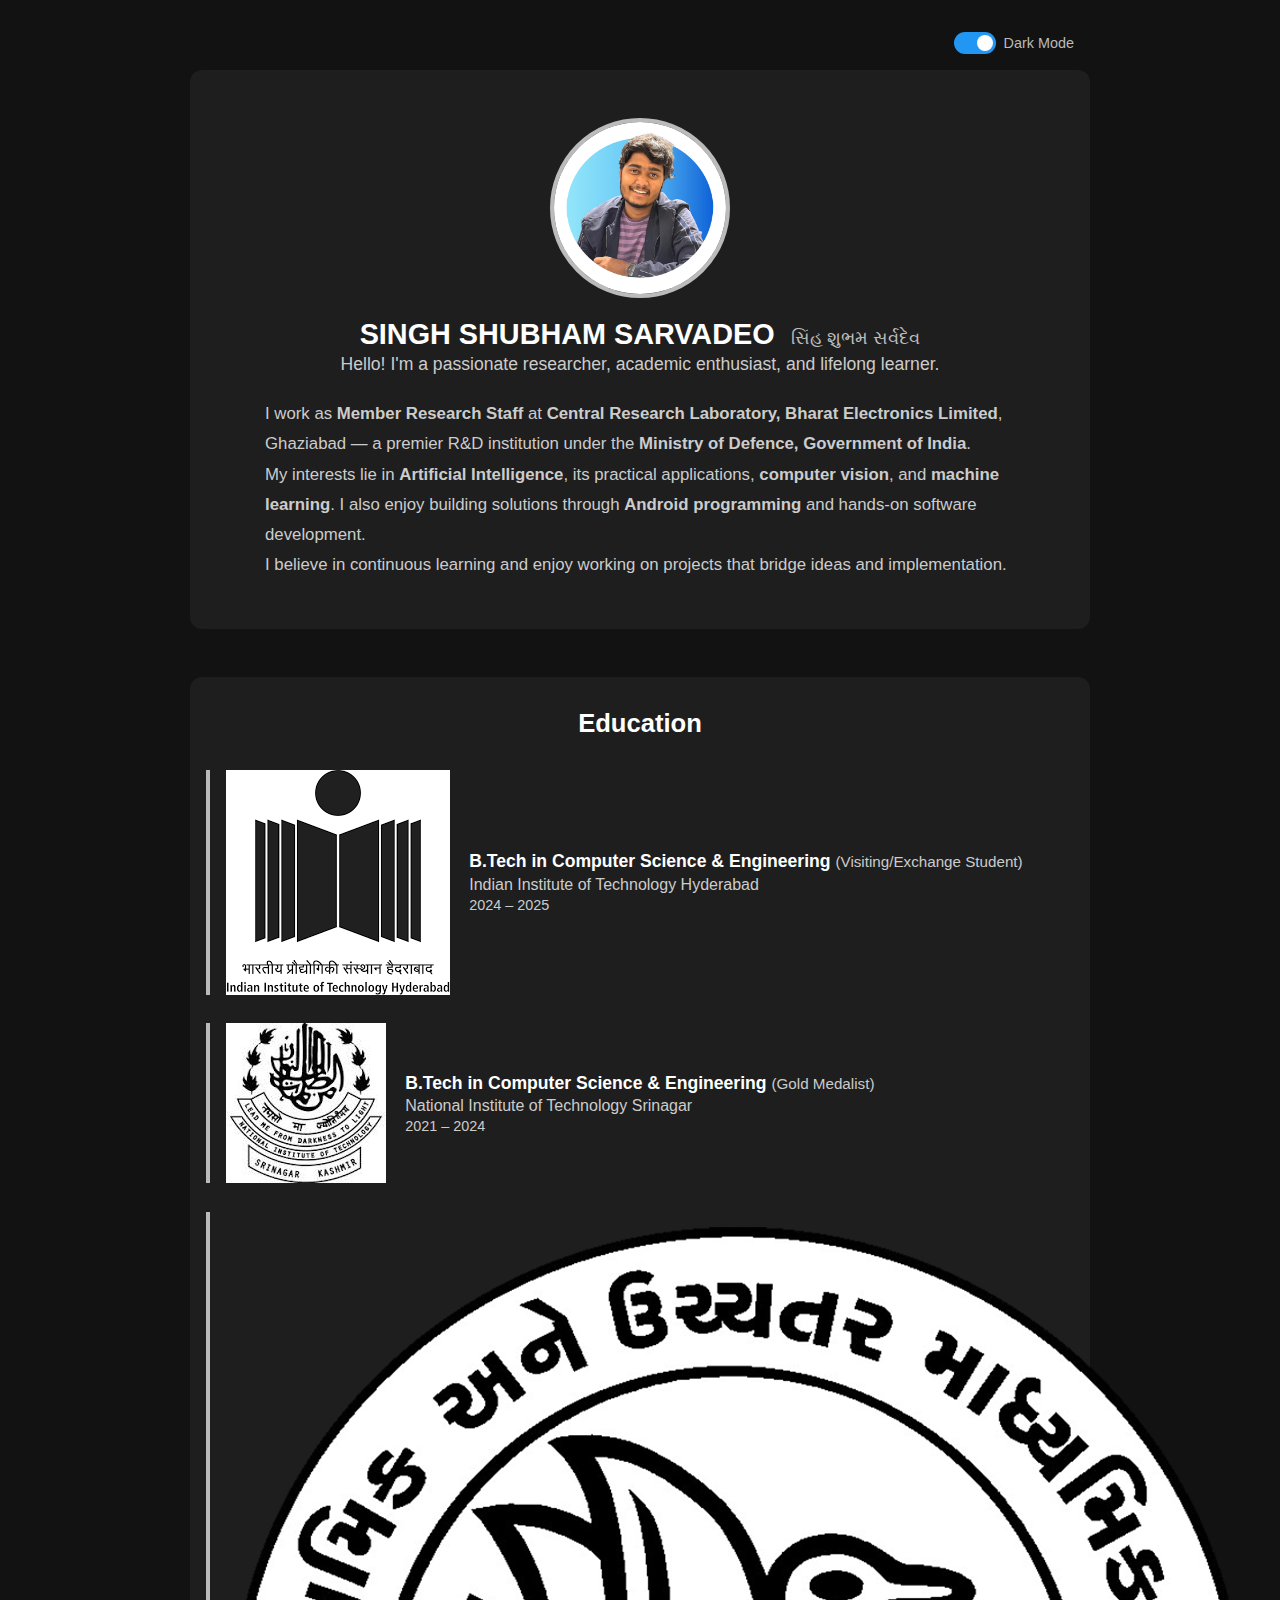
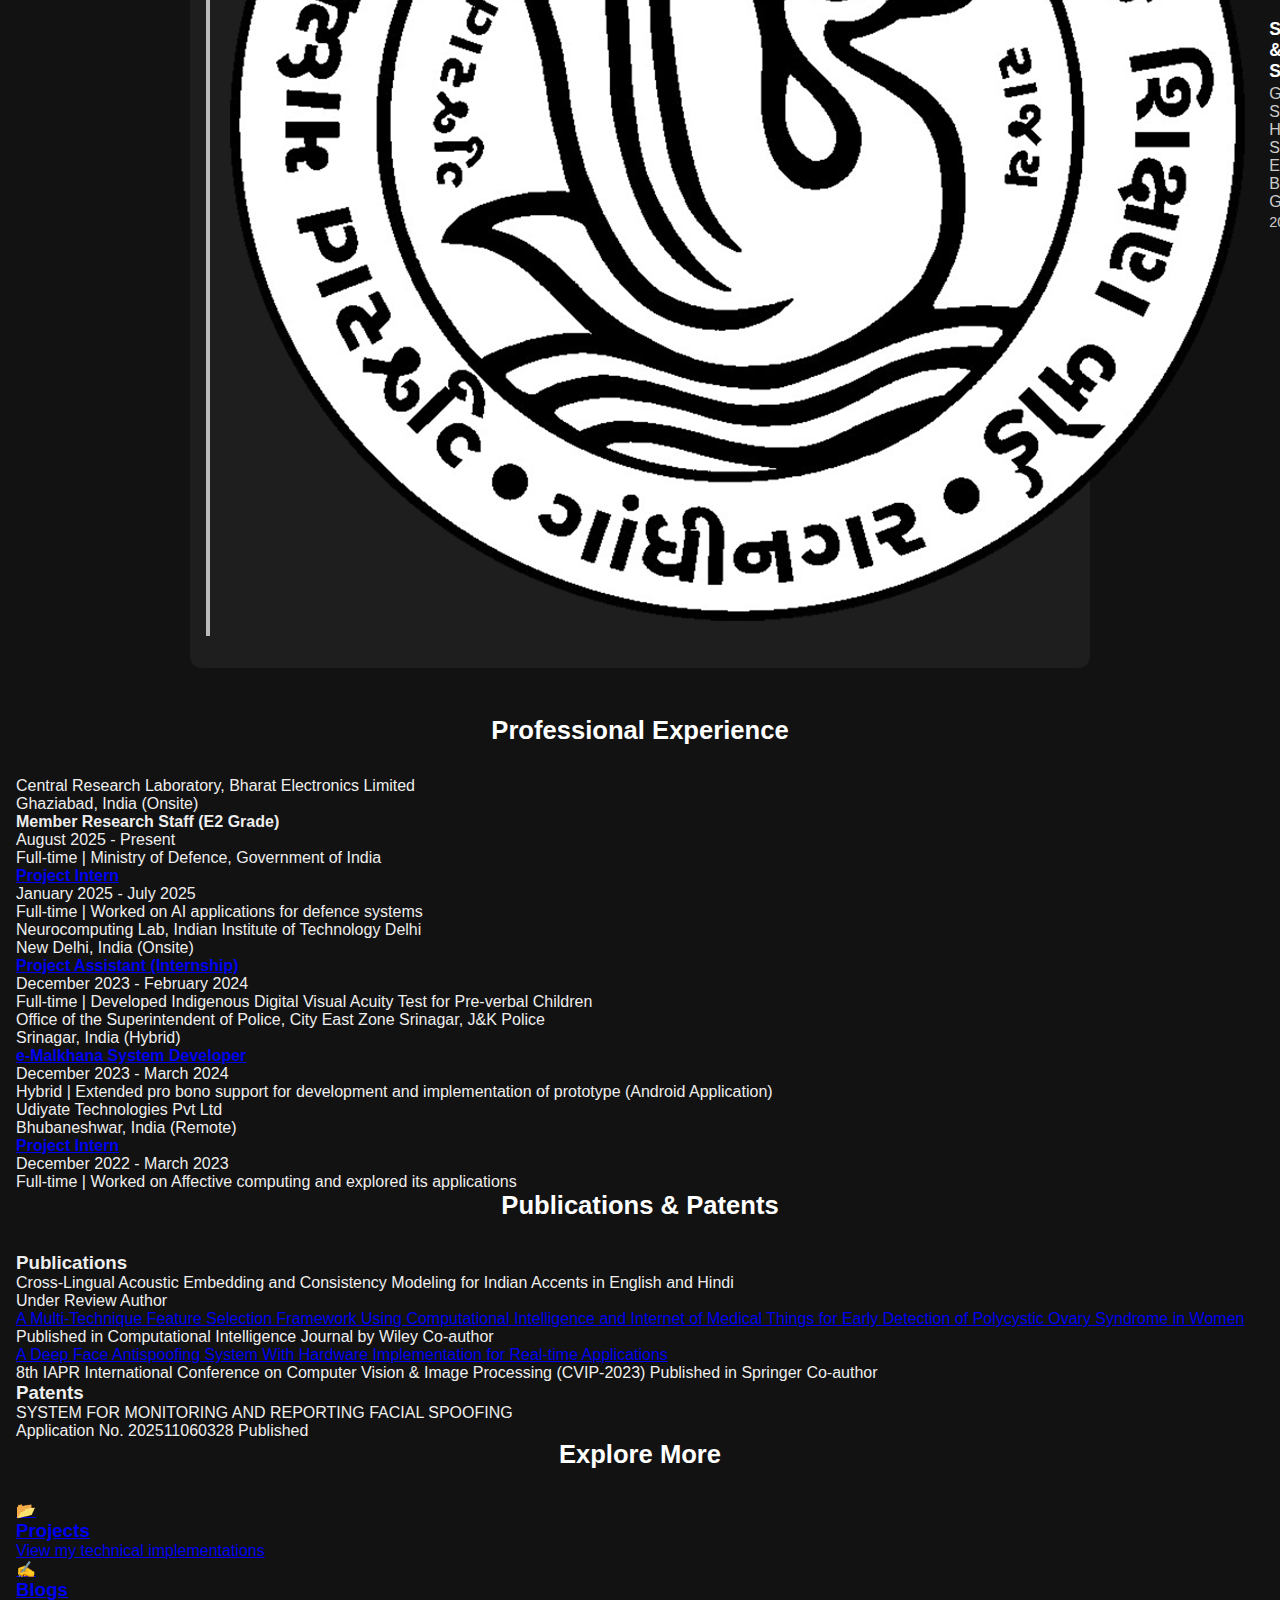
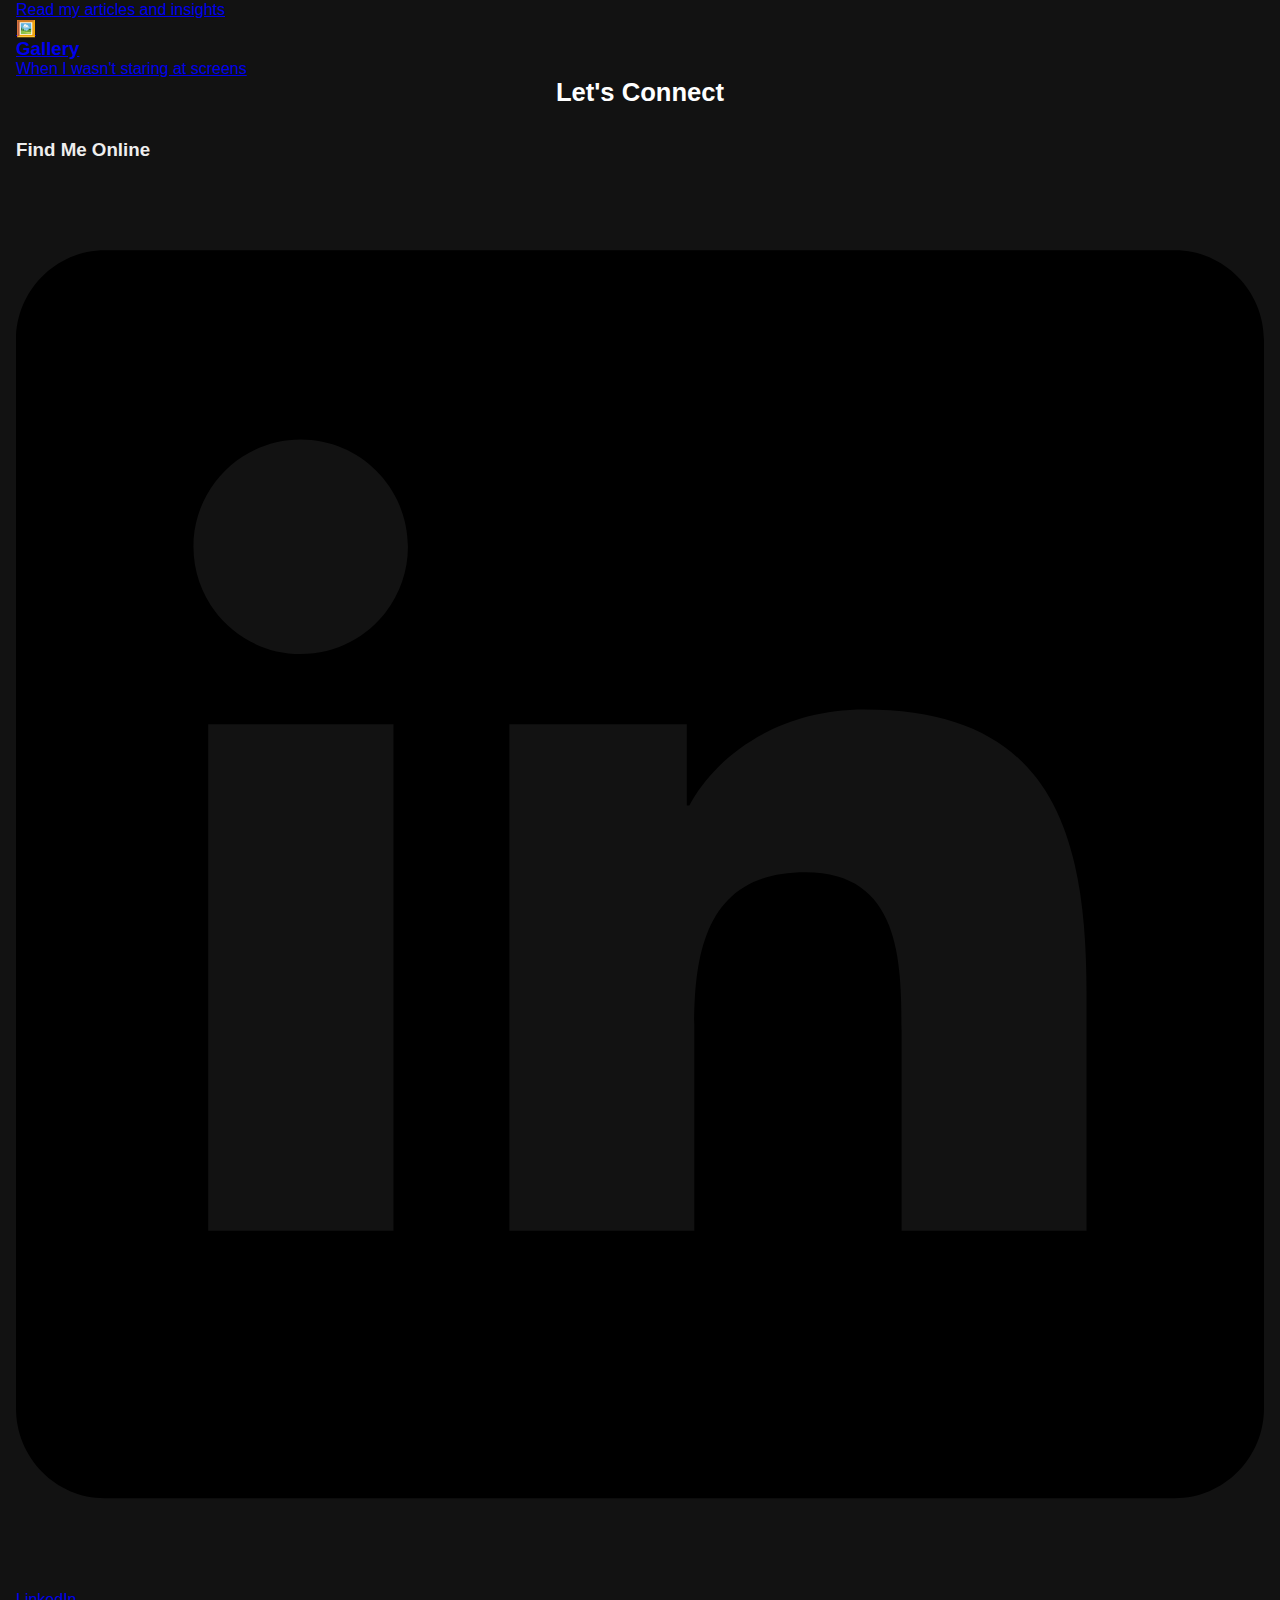
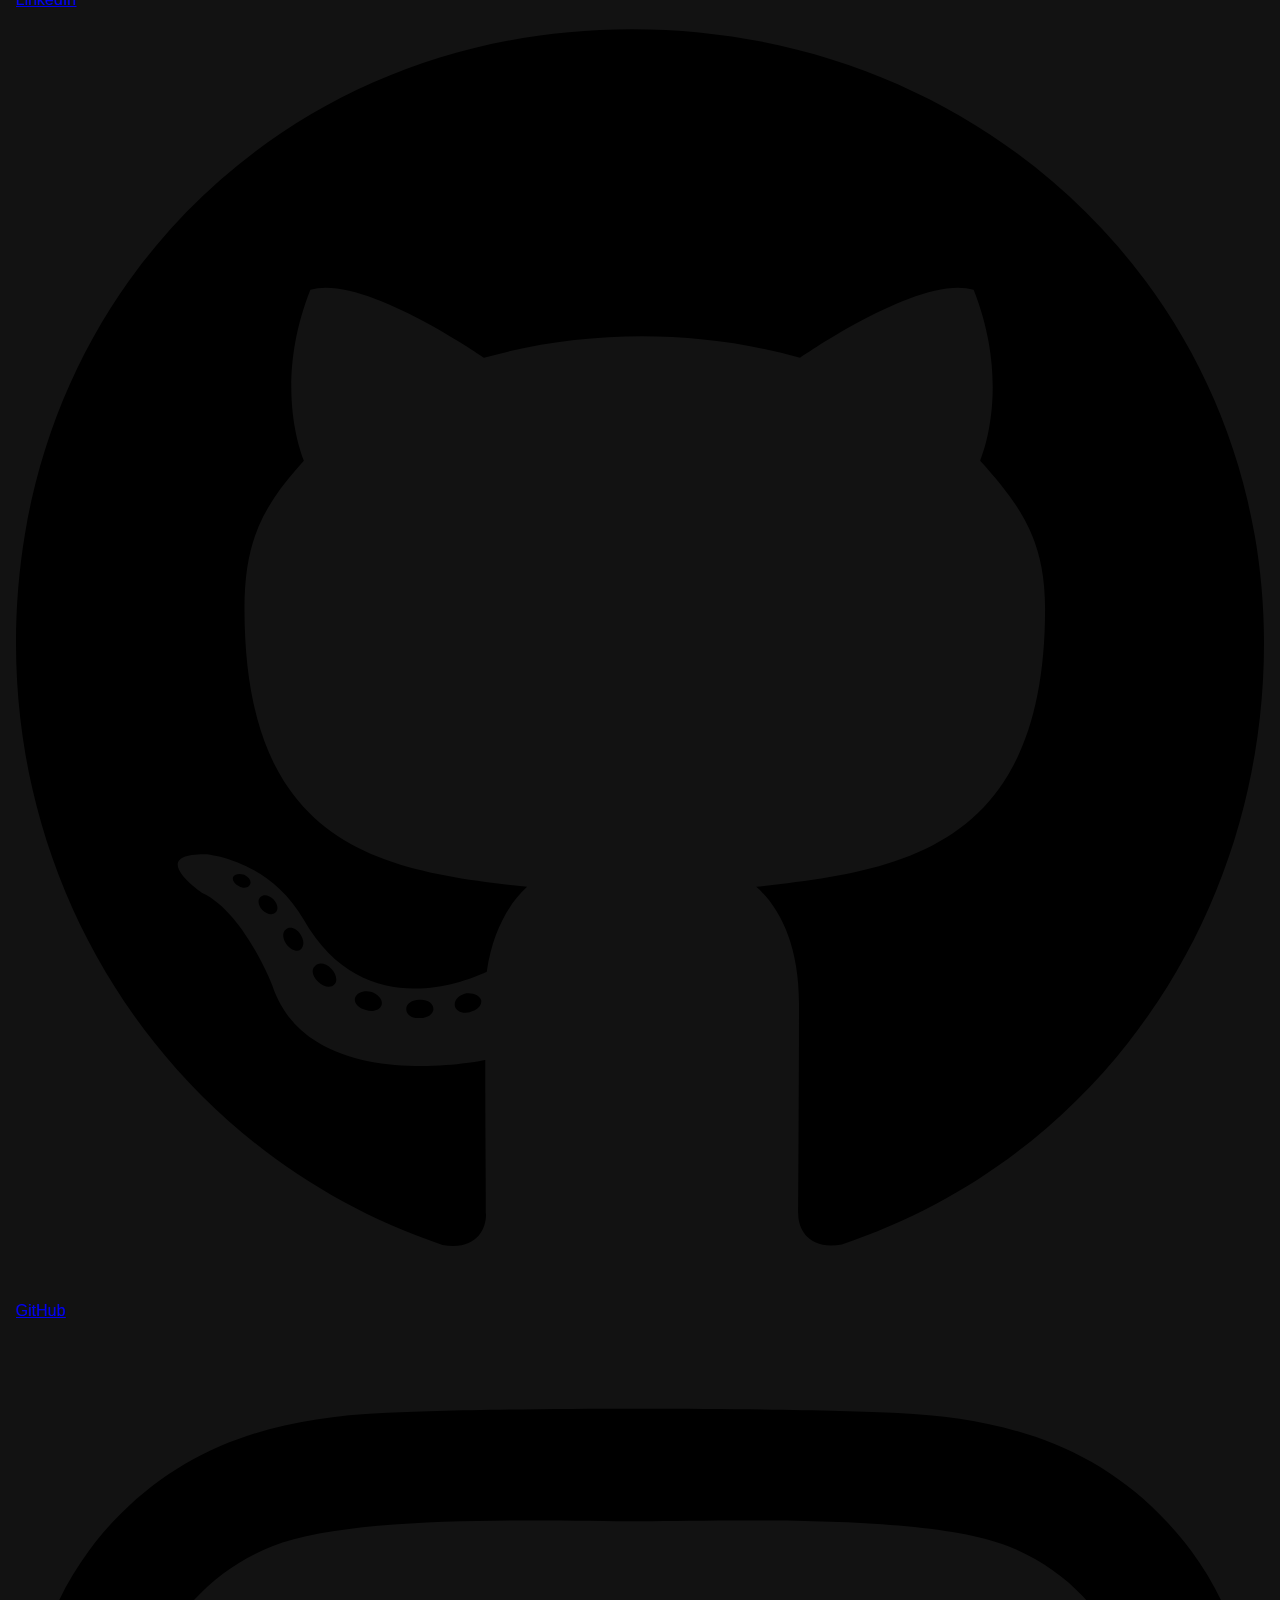
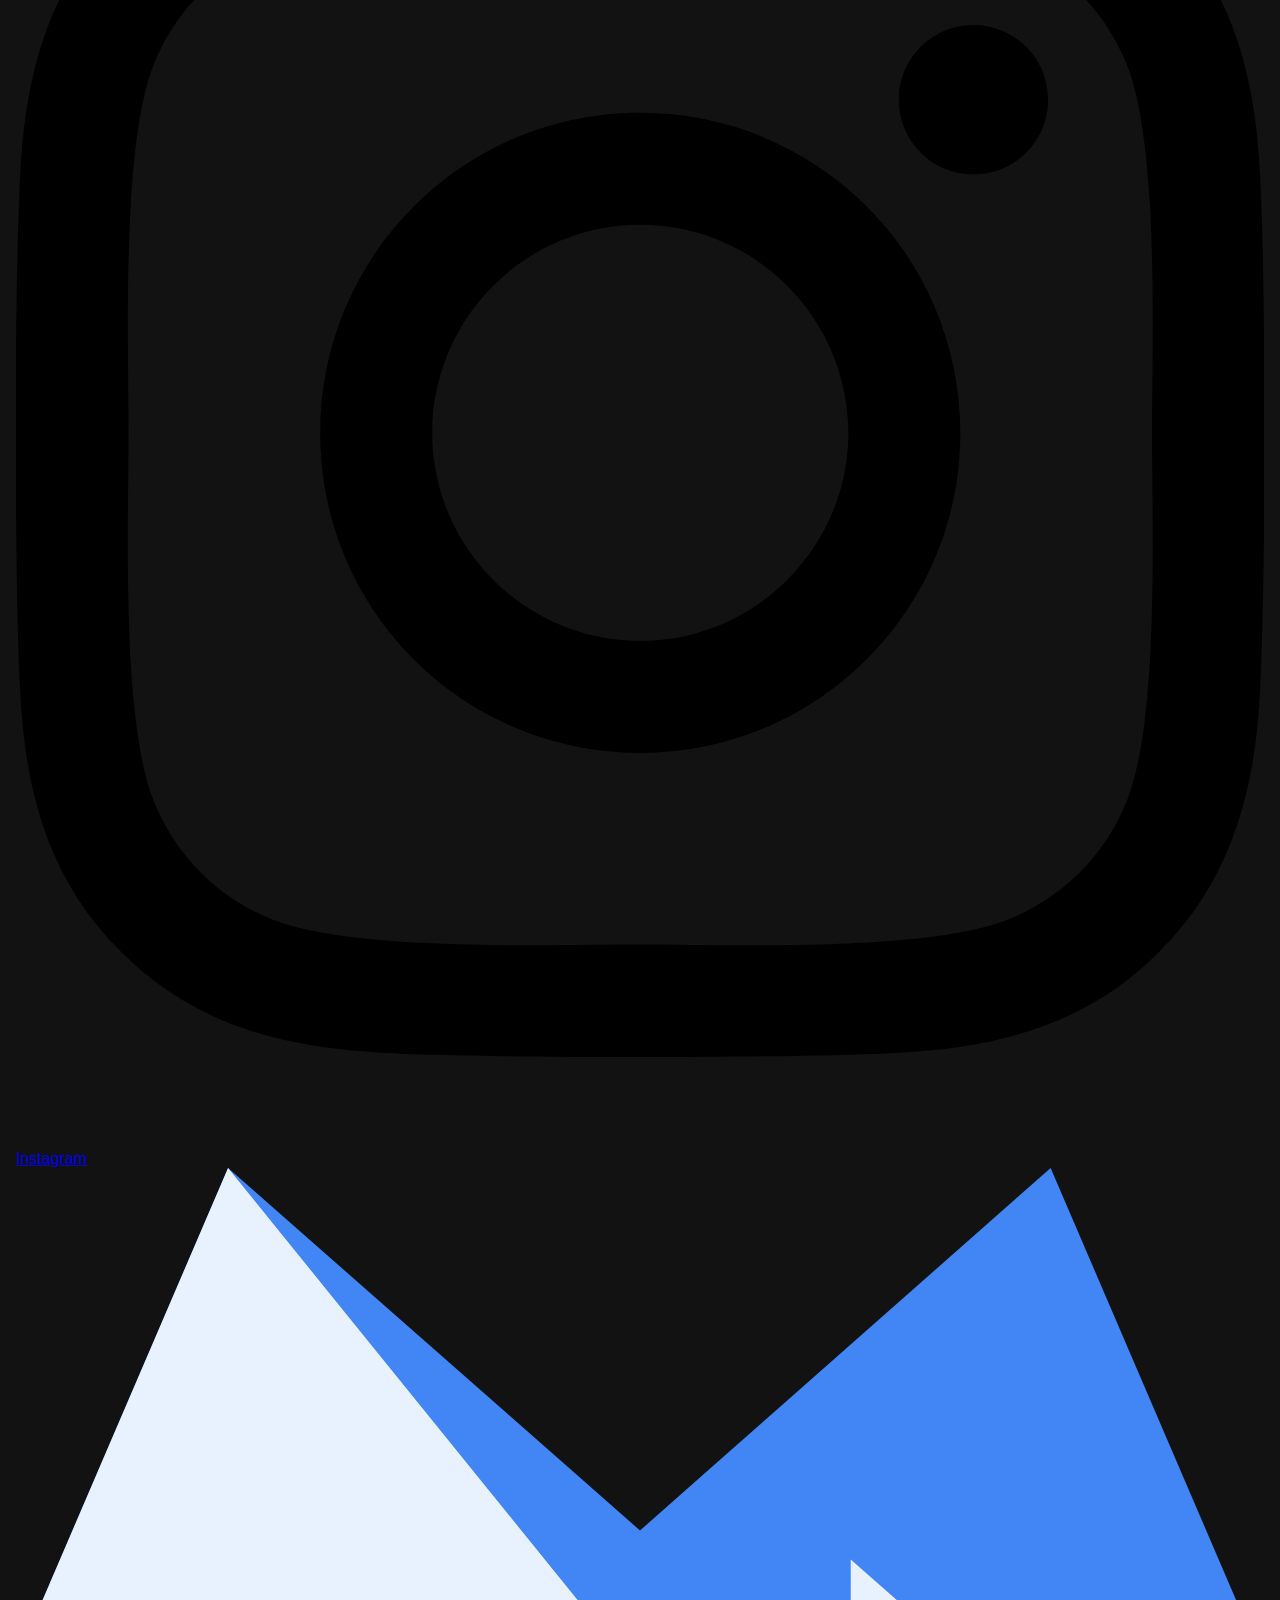
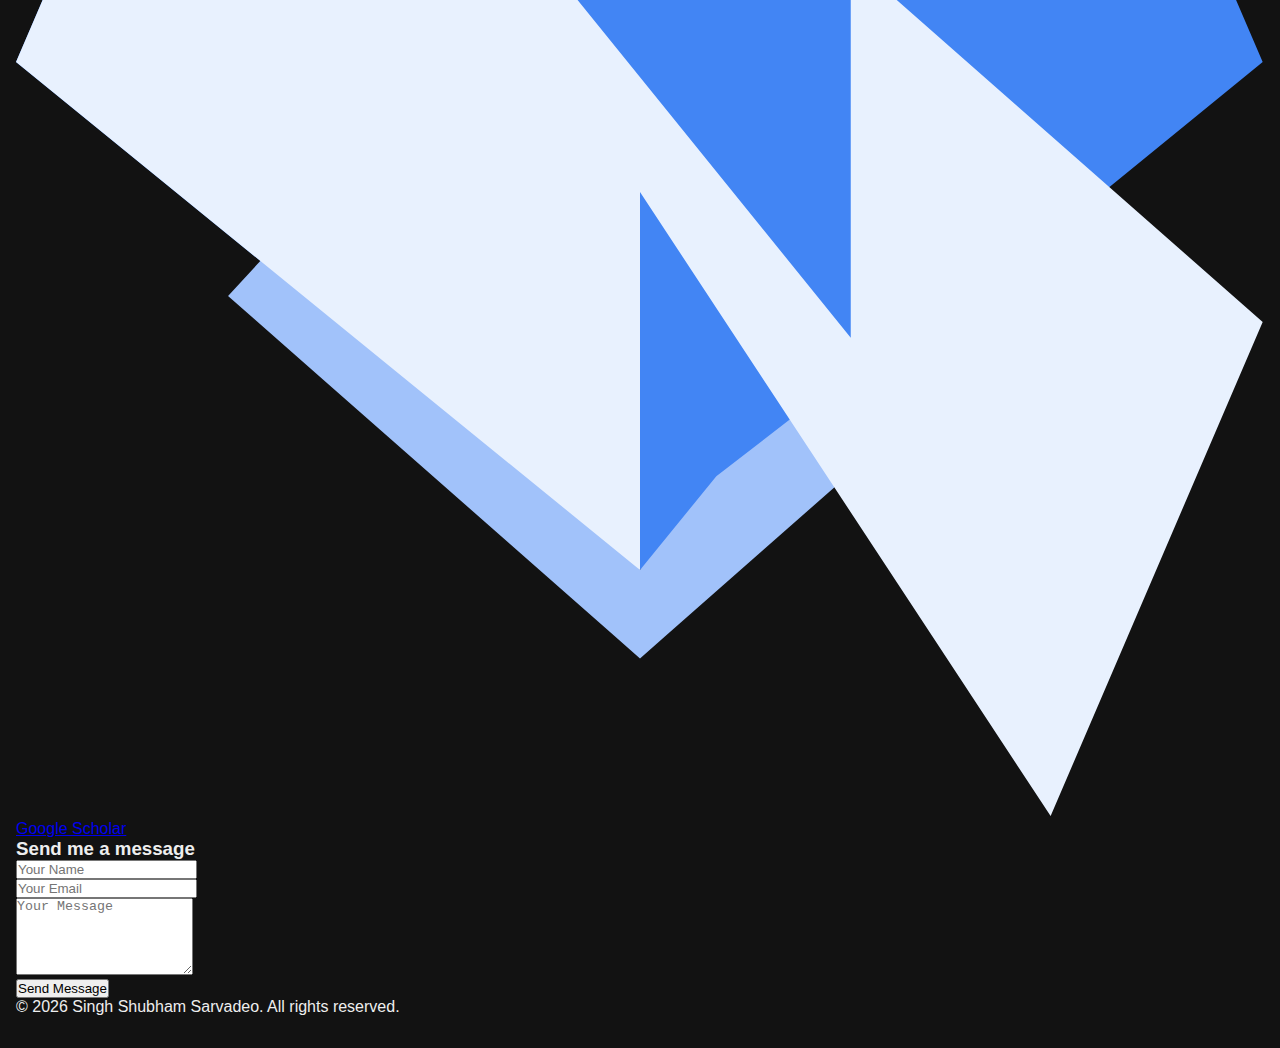
<file: index.html>
<!DOCTYPE html>
<html lang="en">

<head>
    <meta charset="UTF-8" />
    <meta name="viewport" content="width=device-width, initial-scale=1.0" />
    <title>Singh Shubham Sarvadeo - Portfolio</title>
    <link rel="stylesheet" href="style.css" />
</head>


<body class="dark-mode">


    
    <!-- DARK MODE TOGGLE -->
    <div class="toggle-container">
        <label class="switch">
            <input type="checkbox" id="darkModeToggle" checked />
            <span class="slider"></span>
        </label>
        <span class="toggle-label">Dark Mode</span>
    </div>

    <!-- ABOUT SECTION -->
    <section id="about">
        <div class="about-container">
            <img src="shubham.png" alt="Singh Shubham Sarvadeo" class="profile-pic" />
            <h1 class="name">SINGH SHUBHAM SARVADEO <span class="name-guj">સિંહ શુભમ સર્વદેવ</span></h1>
            <p class="tagline">Hello! I'm a passionate researcher, academic enthusiast, and lifelong learner.</p>
            <div class="about-text">
                <p>
                    I work as <strong>Member Research Staff</strong> at <strong>Central Research Laboratory, Bharat
                        Electronics Limited</strong>, Ghaziabad — a premier R&D institution under the <strong>Ministry
                        of Defence, Government of India</strong>.
                </p>

                <p>
                    My interests lie in <strong>Artificial Intelligence</strong>, its practical applications,
                    <strong>computer vision</strong>, and <strong>machine learning</strong>. I also enjoy building
                    solutions through <strong>Android programming</strong> and hands-on software development.
                </p>

                <p>
                    I believe in continuous learning and enjoy working on projects that bridge ideas and implementation.
                </p>
            </div>
        </div>
    </section>

    <!-- EDUCATION SECTION -->
    <section id="education">
        <h2 class="section-title">Education</h2>
        <div class="education-timeline">

        <!-- IIT Hyderabad -->
        <div class="edu-card">
            <img src="IITH_logo.png" data-light="IITH_logo.png" data-dark="IITH_logo_in_black_bg.png" alt="IIT Hyderabad Logo"
                class="edu-photo theme-sensitive" />
            <div class="edu-content">
                <h3>B.Tech in Computer Science & Engineering <span class="note">(Visiting/Exchange Student)</span></h3>
                <p class="edu-inst">Indian Institute of Technology Hyderabad</p>
                <p class="edu-years">2024 – 2025</p>
            </div>
        </div>

        <!-- NIT Srinagar -->
        <div class="edu-card">
            <img src="nitsri_logo.png" data-light="nitsri_logo.png" data-dark="nitsri_logo_in_black_bg.png"
                alt="NIT Srinagar Logo" class="edu-photo theme-sensitive" />
            <div class="edu-content">
                <h3>B.Tech in Computer Science & Engineering <span class="note">(Gold Medalist)</span></h3>
                <p class="edu-inst">National Institute of Technology Srinagar</p>
                <p class="edu-years">2021 – 2024</p>
            </div>
        </div>

        <!-- Marothia School -->
        <div class="edu-card">
            <img src="GSEB_logo.png" data-light="GSEB_logo.png" data-dark="GSEB_logo_in_black_bg.png" alt="GSEB Logo"
                class="edu-photo theme-sensitive" />
            <div class="edu-content">
                <h3>Secondary & Higher Secondary</h3>
                <p class="edu-inst">Gujarat Secondary & Higher Secondary Education Board, Gandhinagar</p>
                <p class="edu-years">2018 – 2021</p>
            </div>
        </div>


        </div>
    </section>

<!-- EXPERIENCE SECTION -->
<section id="experience">
    <h2 class="section-title">Professional Experience</h2>

    <div class="experience-block">
        <div class="exp-org">Central Research Laboratory, Bharat Electronics Limited</div>
        <div class="exp-location">Ghaziabad, India (Onsite)</div>
        <div class="exp-roles">
            <div class="exp-role">
                <h4>Member Research Staff (E2 Grade)</h4>
                <div class="exp-duration">August 2025 - Present</div>
                <div class="exp-note">Full-time | Ministry of Defence, Government of India</div>
            </div>
            <div class="exp-role">
                <h4><a href="https://drive.google.com/file/d/1uPeepOr6j1RuuJxlp2nnv0_lM0f4a_gf/view?usp=drive_link"
                        target="_blank">Project Intern</a></h4>
                <div class="exp-duration">January 2025 - July 2025</div>
                <div class="exp-note">Full-time | Worked on AI applications for defence systems</div>
            </div>
        </div>
    </div>

    
    <div class="experience-block">
        <div class="exp-org">Neurocomputing Lab, Indian Institute of Technology Delhi</div>
        <div class="exp-location">New Delhi, India (Onsite)</div>
        <div class="exp-roles">
            <div class="exp-role">
                <h4><a href="https://drive.google.com/file/d/15YJ3pyE1JQWyC8aXLkJgsI5rCtJDahEM/view?usp=drive_link"
                        target="_blank">Project Assistant (Internship)</a></h4>
                <div class="exp-duration">December 2023 - February 2024</div>
                <div class="exp-note">Full-time | Developed Indigenous Digital Visual Acuity Test for Pre-verbal
                    Children</div>
            </div>
        </div>
    </div>

    <div class="experience-block">
        <div class="exp-org">Office of the Superintendent of Police, City East Zone Srinagar, J&K Police</div>
        <div class="exp-location">Srinagar, India (Hybrid)</div>
        <div class="exp-roles">
            <div class="exp-role">
                <h4><a href="https://drive.google.com/file/d/1phNjfe2C7uIov9gkXglEwELOz6_3PjjU/view?usp=drive_link"
                    target="_blank">e-Malkhana System Developer</a></h4>
                <div class="exp-duration">December 2023 - March 2024</div>
                <div class="exp-note">Hybrid | Extended pro bono support for development and implementation of prototype (Android Application)
                </div>
            </div>
        </div>
    </div>

    <div class="experience-block">
        <div class="exp-org">Udiyate Technologies Pvt Ltd</div>
        <div class="exp-location">Bhubaneshwar, India (Remote)</div>
        <div class="exp-roles">
            <div class="exp-role">
                <h4><a href="https://drive.google.com/file/d/1biO6wE00lgeHnIa3MTwqLsL7-XQqh9j_/view?usp=drive_link"
                        target="_blank">Project Intern</a></h4>
                <div class="exp-duration">December 2022 - March 2023</div>
                <div class="exp-note">Full-time | Worked on Affective computing and explored its applications</div>
            </div>
        </div>
    </div>
</section>



<!-- PUBLICATIONS & PATENTS SECTION -->
<section id="publications">
    <h2 class="section-title">Publications & Patents</h2>

    <div class="pub-patent-container">
        <!-- Publications -->
        <div class="pub-section">
            <h3 class="subsection-title">Publications</h3>
            

            <div class="pub-item">
                <div class="pub-title">
                    Cross-Lingual Acoustic Embedding and Consistency Modeling for Indian Accents in English and Hindi
                </div>
                <div class="pub-meta">
                    <span class="pub-status under-review">Under Review</span>
                    <span class="pub-role">Author</span>
                </div>
            </div>

            <div class="pub-item">
                <div class="pub-title">
                    
                    <a href="https://onlinelibrary.wiley.com/doi/10.1111/coin.70122" target="_blank">
                        A Multi‐Technique Feature Selection Framework Using Computational Intelligence and Internet of Medical Things for Early
                        Detection of Polycystic Ovary Syndrome in Women
                    </a>
                </div>
                <div class="pub-meta">
                    <span class="pub-status published">Published in Computational Intelligence Journal by Wiley</span>
                    <span class="pub-role">Co-author</span>
                </div>
            </div>

            <div class="pub-item">
                <div class="pub-title">
                    <a href="https://link.springer.com/chapter/10.1007/978-3-031-58181-6_23" target="_blank">
                        A Deep Face Antispoofing System With Hardware Implementation for Real-time Applications
                    </a>
                </div>
                <div class="pub-meta">
                    <span class="pub-conference">8th IAPR International Conference on Computer Vision & Image Processing
                        (CVIP-2023)</span>
                    <span class="pub-status published">Published in Springer</span>
                    <span class="pub-role">Co-author</span>
                </div>
            </div>
            
        </div>

        <!-- Patents -->
        <div class="patent-section">
            <h3 class="subsection-title">Patents</h3>

            <div class="patent-item">
                <div class="patent-title">
                    SYSTEM FOR MONITORING AND REPORTING FACIAL SPOOFING
                </div>
                <div class="patent-meta">
                    <span class="patent-number">Application No. 202511060328</span>
                    <span class="patent-status published">Published</span>
                </div>
            </div>
        </div>
    </div>
</section>

<!-- PROJECTS, BLOGS & GALLERY SECTION -->
<section id="more-sections">
    <h2 class="section-title">Explore More</h2>
    <div class="section-grid">
        <a href="projects.html" class="section-card">
            <div class="section-icon">📂</div>
            <h3>Projects</h3>
            <p>View my technical implementations</p>
        </a>

        <a href="blogs.html" class="section-card">
            <div class="section-icon">✍️</div>
            <h3>Blogs</h3>
            <p>Read my articles and insights</p>
        </a>

        <a href="gallery.html" class="section-card">
            <div class="section-icon">🖼️</div>
            <h3>Gallery</h3>
            <p>When I wasn't staring at screens</p>
        </a>
    </div>
</section>

<!-- CONTACT SECTION -->
<!-- CONTACT SECTION -->
<section id="contact">
    <h2 class="section-title">Let's Connect</h2>
    <div class="contact-container">
        <div class="contact-info">
            <h3>Find Me Online</h3>
            <div class="contact-links">
                <a href="https://www.linkedin.com/in/singh-shubham-sarvadeo-897a27223" target="_blank"
                    class="contact-link">
                    <svg class="social-icon" xmlns="http://www.w3.org/2000/svg" viewBox="0 0 448 512">
                        <path
                            d="M416 32H31.9C14.3 32 0 46.5 0 64.3v383.4C0 465.5 14.3 480 31.9 480H416c17.6 0 32-14.5 32-32.3V64.3c0-17.8-14.4-32.3-32-32.3zM135.4 384H69V202.2h66.5V384zm-33.2-207c-21.3 0-38.5-17.3-38.5-38.5s17.2-38.5 38.5-38.5 38.5 17.3 38.5 38.5-17.2 38.5-38.5 38.5zm282.1 207h-66.4V312c0-24.8-.5-56.7-34.5-56.7-34.6 0-39.9 27-39.9 54.9V384h-66.4V202.2h63.7v29.2h.9c8.9-16.8 30.6-34.5 62.9-34.5 67.2 0 79.7 44.3 79.7 101.9V384z" />
                    </svg>
                    LinkedIn
                </a>
                <a href="https://github.com/Shubh-1-am" target="_blank" class="contact-link">
                    <svg class="social-icon" xmlns="http://www.w3.org/2000/svg" viewBox="0 0 496 512">
                        <path
                            d="M165.9 397.4c0 2-2.3 3.6-5.2 3.6-3.3.3-5.6-1.3-5.6-3.6 0-2 2.3-3.6 5.2-3.6 3-.3 5.6 1.3 5.6 3.6zm-31.1-4.5c-.7 2 1.3 4.3 4.3 4.9 2.6 1 5.6 0 6.2-2s-1.3-4.3-4.3-5.2c-2.6-.7-5.5.3-6.2 2.3zm44.2-1.7c-2.9.7-4.9 2.6-4.6 4.9.3 2 2.9 3.3 5.9 2.6 2.9-.7 4.9-2.6 4.6-4.6-.3-1.9-3-3.2-5.9-2.9zM244.8 8C106.1 8 0 113.3 0 252c0 110.9 69.8 205.8 169.5 239.2 12.8 2.3 17.3-5.6 17.3-12.1 0-6.2-.3-40.4-.3-61.4 0 0-70 15-84.7-29.8 0 0-11.4-29.1-27.8-36.6 0 0-22.9-15.7 1.6-15.4 0 0 24.9 2 38.6 25.8 21.9 38.6 58.6 27.5 72.9 20.9 2.3-16 8.8-27.1 16-33.7-55.9-6.2-112.3-14.3-112.3-110.5 0-27.5 7.6-41.3 23.6-58.9-2.6-6.5-11.1-33.3 2.6-67.9 20.9-6.5 69 27 69 27 20-5.6 41.5-8.5 62.8-8.5s42.8 2.9 62.8 8.5c0 0 48.1-33.6 69-27 13.7 34.7 5.2 61.4 2.6 67.9 16 17.7 25.8 31.5 25.8 58.9 0 96.5-58.9 104.2-114.8 110.5 9.2 7.9 17 22.9 17 46.4 0 33.7-.3 75.4-.3 83.6 0 6.5 4.6 14.4 17.3 12.1C428.2 457.8 496 362.9 496 252 496 113.3 383.5 8 244.8 8zM97.2 352.9c-1.3 1-1 3.3.7 5.2 1.6 1.6 3.9 2.3 5.2 1 1.3-1 1-3.3-.7-5.2-1.6-1.6-3.9-2.3-5.2-1zm-10.8-8.1c-.7 1.3.3 2.9 2.3 3.9 1.6 1 3.6.7 4.3-.7.7-1.3-.3-2.9-2.3-3.9-2-.6-3.6-.3-4.3.7zm32.4 35.6c-1.6 1.3-1 4.3 1.3 6.2 2.3 2.3 5.2 2.6 6.5 1 1.3-1.3.7-4.3-1.3-6.2-2.2-2.3-5.2-2.6-6.5-1zm-11.4-14.7c-1.6 1-1.6 3.6 0 5.9 1.6 2.3 4.3 3.3 5.6 2.3 1.6-1.3 1.6-3.9 0-6.2-1.4-2.3-4-3.3-5.6-2z" />
                    </svg>
                    GitHub
                </a>
                <a href="https://www.instagram.com/of.shubham/?hl=en" target="_blank" class="contact-link">
                    <svg class="social-icon" xmlns="http://www.w3.org/2000/svg" viewBox="0 0 448 512">
                        <path
                            d="M224.1 141c-63.6 0-114.9 51.3-114.9 114.9s51.3 114.9 114.9 114.9S339 319.5 339 255.9 287.7 141 224.1 141zm0 189.6c-41.1 0-74.7-33.5-74.7-74.7s33.5-74.7 74.7-74.7 74.7 33.5 74.7 74.7-33.6 74.7-74.7 74.7zm146.4-194.3c0 14.9-12 26.8-26.8 26.8-14.9 0-26.8-12-26.8-26.8s12-26.8 26.8-26.8 26.8 12 26.8 26.8zm76.1 27.2c-1.7-35.9-9.9-67.7-36.2-93.9-26.2-26.2-58-34.4-93.9-36.2-37-2.1-147.9-2.1-184.9 0-35.8 1.7-67.6 9.9-93.9 36.1s-34.4 58-36.2 93.9c-2.1 37-2.1 147.9 0 184.9 1.7 35.9 9.9 67.7 36.2 93.9s58 34.4 93.9 36.2c37 2.1 147.9 2.1 184.9 0 35.9-1.7 67.7-9.9 93.9-36.2 26.2-26.2 34.4-58 36.2-93.9 2.1-37 2.1-147.8 0-184.8zM398.8 388c-7.8 19.6-22.9 34.7-42.6 42.6-29.5 11.7-99.5 9-132.1 9s-102.7 2.6-132.1-9c-19.6-7.8-34.7-22.9-42.6-42.6-11.7-29.5-9-99.5-9-132.1s-2.6-102.7 9-132.1c7.8-19.6 22.9-34.7 42.6-42.6 29.5-11.7 99.5-9 132.1-9s102.7-2.6 132.1 9c19.6 7.8 34.7 22.9 42.6 42.6 11.7 29.5 9 99.5 9 132.1s2.7 102.7-9 132.1z" />
                    </svg>
                    Instagram
                </a>
                <a href="https://scholar.google.com/citations?user=vmdiF34AAAAJ&hl=en" target="_blank" class="contact-link">
                    <svg class="social-icon" xmlns="http://www.w3.org/2000/svg" viewBox="0 0 512 512">
                        <path d="M256 411.12L0 202.67 87 0l169 148.67L424.46 0l87 202.67z" fill="#4285f4" />
                        <path d="M256 411.12l-31.31-38.48-120.17-92.99L87 298.67l169 148.67 169-148.67-17.52-19.02-120.17 92.99z"
                            fill="#a1c2fa" />
                        <path d="M256 411.12v-155.1L424.46 512l87-202.67-169-148.67v155.1L87 0 0 202.67l256 208.45z" fill="#e8f1fe" />
                    </svg>
                    Google Scholar
                </a>
            </div>
        </div>

        <form class="contact-form" action="https://formspree.io/f/xpwldwwk" method="POST">
            <h3>Send me a message</h3>
            <div class="form-group">
                <input type="text" name="name" placeholder="Your Name" required>
            </div>
            <div class="form-group">
                <input type="email" name="email" placeholder="Your Email" required>
            </div>
            <div class="form-group">
                <textarea name="message" placeholder="Your Message" rows="5" required></textarea>
            </div>
            <button type="submit" class="submit-btn">Send Message</button>
        </form>
    </div>
</section>



    <script>
        document.addEventListener('DOMContentLoaded', function () {
            const toggle = document.getElementById('darkModeToggle');
            const html = document.body;
            const themeImages = document.querySelectorAll('.theme-sensitive');

            function updateLogosForTheme(isDark) {
                themeImages.forEach(img => {
                    const newSrc = isDark ? img.getAttribute('data-dark') : img.getAttribute('data-light');
                    if (newSrc) img.src = newSrc;
                });
            }

            // Default to dark mode unless saved as light
            let savedTheme = localStorage.getItem('theme');
            let isDark = true;

            if (savedTheme === 'light') {
                html.classList.remove('dark-mode');
                toggle.checked = false;
                isDark = false;
            } else {
                html.classList.add('dark-mode');
                toggle.checked = true;
            }

            updateLogosForTheme(isDark);

            // Toggle logic
            toggle.addEventListener('change', () => {
                const isNowDark = toggle.checked;
                html.classList.toggle('dark-mode', isNowDark);
                localStorage.setItem('theme', isNowDark ? 'dark' : 'light');
                updateLogosForTheme(isNowDark);
            });
        });
    </script>

<footer>
    <div class="footer-content">
        <p>© <span id="year"></span> Singh Shubham Sarvadeo. All rights reserved.</p>
        <p></p>
    </div>
</footer>

<script>
    // Auto-update copyright year
    document.getElementById('year').textContent = new Date().getFullYear();
</script>


</body>

</html>
</file>
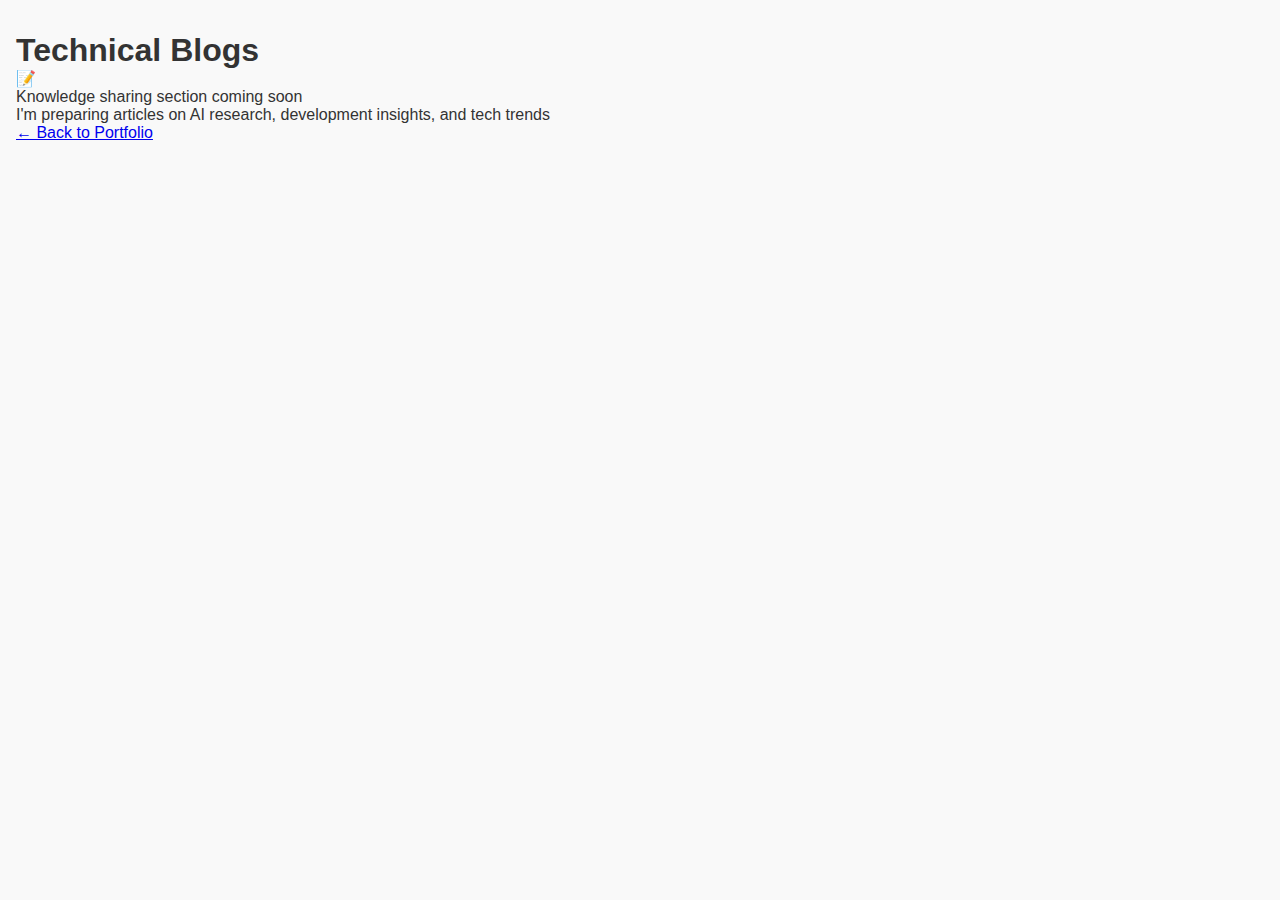
<file: blogs.html>
<!DOCTYPE html>
<html lang="en">

<head>
    <meta charset="UTF-8">
    <meta name="viewport" content="width=device-width, initial-scale=1.0">
    <title>Blogs | Shubham's Portfolio</title>
    <link rel="stylesheet" href="style.css">
</head>

<body>
    <main class="coming-soon">
        <h1>Technical Blogs</h1>
        <div class="construction">
            <div class="cone">📝</div>
            <p>Knowledge sharing section coming soon</p>
            <p>I'm preparing articles on AI research, development insights, and tech trends</p>
            <a href="index.html" class="home-link">← Back to Portfolio</a>
        </div>
    </main>
</body>

</html>
</file>
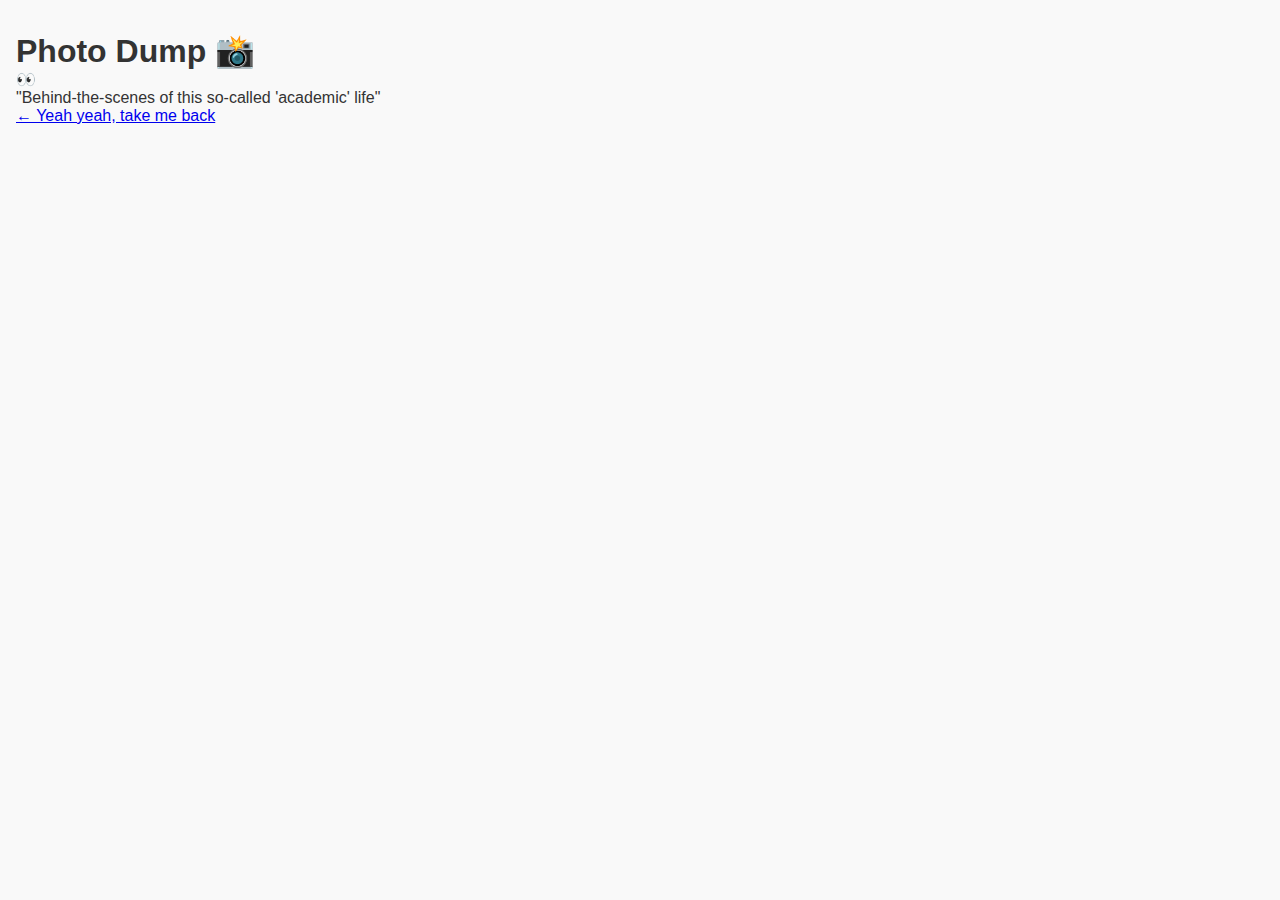
<file: gallery.html>
<!DOCTYPE html>
<html lang="en">

<head>
    <meta charset="UTF-8">
    <meta name="viewport" content="width=device-width, initial-scale=1.0">
    <title>Gallery | Shubham's Portfolio</title>
    <link rel="stylesheet" href="style.css">
</head>

<body>
    <main class="coming-soon">
        <h1>Photo Dump 📸</h1>
        <div class="construction">
            <div class="cone">👀</div>
            <p class="informal-message">"Behind-the-scenes of this so-called 'academic' life"</p>
            <a href="index.html" class="home-link">← Yeah yeah, take me back</a>
        </div>
    </main>
</body>

</html>
</file>
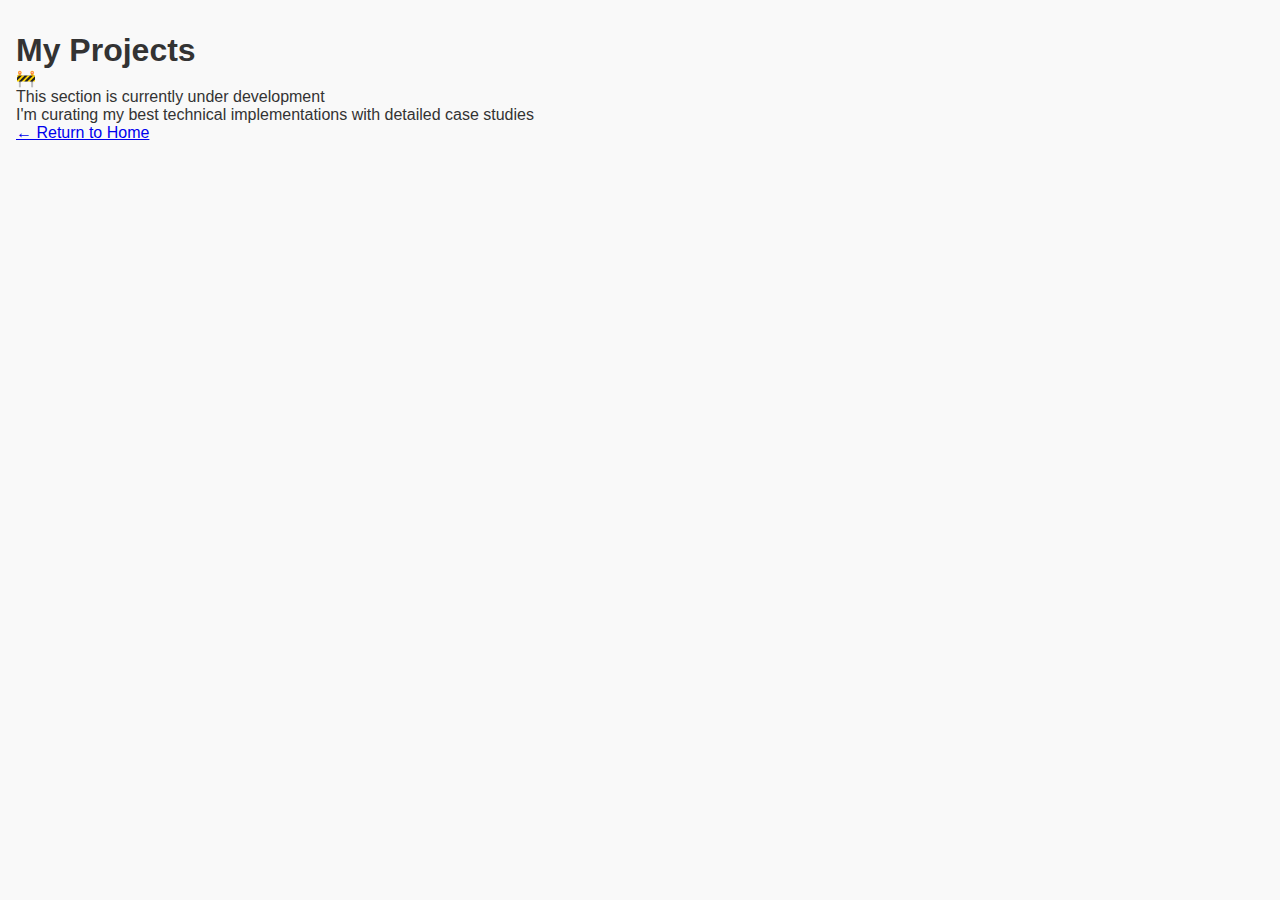
<file: projects.html>
<!DOCTYPE html>
<html lang="en">

<head>
    <meta charset="UTF-8">
    <meta name="viewport" content="width=device-width, initial-scale=1.0">
    <title>Projects | Shubham's Portfolio</title>
    <link rel="stylesheet" href="style.css">
</head>

<body>
    <main class="coming-soon">
        <h1>My Projects</h1>
        <div class="construction">
            <div class="cone">🚧</div>
            <p>This section is currently under development</p>
            <p>I'm curating my best technical implementations with detailed case studies</p>
            <a href="index.html" class="home-link">← Return to Home</a>
        </div>
    </main>
</body>

</html>
</file>
<file: style.css>
/* Base Reset */
* {
    margin: 0;
    padding: 0;
    box-sizing: border-box;
}

:root {
    --bg-color: #f9f9f9;
    --text-color: #333;
    --about-bg: #fff;
    --name-color: #222;
    --guj-color: #555;
    --tagline-color: #666;
    --text-secondary: #444;
    --shadow: 0 2px 8px rgba(0,0,0,0.05);
    --toggle-label: #555;
    --slider-bg: #ccc;
}

.dark-mode {
    --bg-color: #121212;
    --text-color: #eee;
    --about-bg: #1e1e1e;
    --name-color: #fff;
    --guj-color: #bbb;
    --tagline-color: #ccc;
    --text-secondary: #ccc;
    --shadow: none;
    --toggle-label: #bbb;
    --slider-bg: #2196F3;
}

body {
    font-family: "Segoe UI", sans-serif;
    background-color: var(--bg-color);
    color: var(--text-color);
    padding: 2rem 1rem;
    transition: all 0.3s ease;
}

/* ABOUT SECTION */
#about {
    display: flex;
    justify-content: center;
    align-items: center;
    padding: 3rem 1rem;
    background: var(--about-bg);
    box-shadow: var(--shadow);
    border-radius: 12px;
    max-width: 900px;
    margin: auto;
}

.about-container {
    text-align: center;
    max-width: 750px;
}

.profile-pic {
    width: 180px;
    height: 180px;
    border-radius: 50%;
    object-fit: cover;
    border: 4px solid var(--guj-color);
    margin-bottom: 1rem;
}

.name {
    font-size: 1.8rem;
    font-weight: 700;
    color: var(--name-color);
    margin-bottom: 0.2rem;
}

.name-guj {
    font-size: 1.1rem;
    color: var(--guj-color);
    margin-left: 0.5rem;
    font-weight: 500;
}

.tagline {
    font-size: 1.1rem;
    color: var(--tagline-color);
    margin-bottom: 1.5rem;
}

.about-text {
    text-align: left;
    font-size: 1.05rem;
    color: var(--text-secondary);
    margin: 0 auto;
    line-height: 1.8;
}


/* EDUCATION SECTION */
#education {
    max-width: 900px;
    margin: 3rem auto;
    padding: 2rem 1rem;
    background-color: var(--about-bg);
    border-radius: 12px;
    box-shadow: var(--shadow);
}

.section-title {
    font-size: 1.6rem;
    font-weight: 600;
    margin-bottom: 2rem;
    color: var(--name-color);
    text-align: center;
}

.education-timeline {
    display: flex;
    flex-direction: column;
    gap: 1.8rem;
}

.edu-card {
    display: flex;
    align-items: center;
    gap: 1.2rem;
    border-left: 4px solid var(--guj-color);
    padding-left: 1rem;
}

.edu-logo {
    width: 60px;
    height: 60px;
    object-fit: contain;
    border-radius: 8px;
    background-color: #fff;
    padding: 4px;
    box-shadow: 0 1px 6px rgba(0, 0, 0, 0.1);
}

.dark-mode .edu-logo {
    background-color: #1e1e1e;
}

.edu-content h3 {
    font-size: 1.1rem;
    font-weight: 600;
    color: var(--name-color);
    margin-bottom: 0.2rem;
}

.edu-content .note {
    font-weight: 400;
    font-size: 0.95rem;
    color: var(--tagline-color);
}

.edu-inst {
    font-size: 1rem;
    color: var(--text-secondary);
}

.edu-years {
    font-size: 0.9rem;
    color: var(--tagline-color);
    margin-top: 0.2rem;
}


/* TOGGLE SWITCH */
.toggle-container {
    display: flex;
    align-items: center;
    justify-content: flex-end;
    max-width: 900px;
    margin: 0 auto 1rem auto;
    padding-right: 1rem;
}

.toggle-label {
    margin-left: 0.5rem;
    font-size: 0.9rem;
    color: var(--toggle-label);
}

.switch {
    position: relative;
    display: inline-block;
    width: 42px;
    height: 22px;
}

.switch input {
    opacity: 0;
    width: 0;
    height: 0;
}

.slider {
    position: absolute;
    cursor: pointer;
    background-color: var(--slider-bg);
    top: 0;
    left: 0;
    right: 0;
    bottom: 0;
    transition: 0.3s;
    border-radius: 22px;
}

.slider:before {
    position: absolute;
    content: "";
    height: 16px;
    width: 16px;
    left: 3px;
    bottom: 3px;
    background-color: white;
    transition: 0.3s;
    border-radius: 50%;
}

input:checked + .slider {
    background-color: var(--slider-bg);
}

input:checked + .slider:before {
    transform: translateX(20px);
}
</file>
